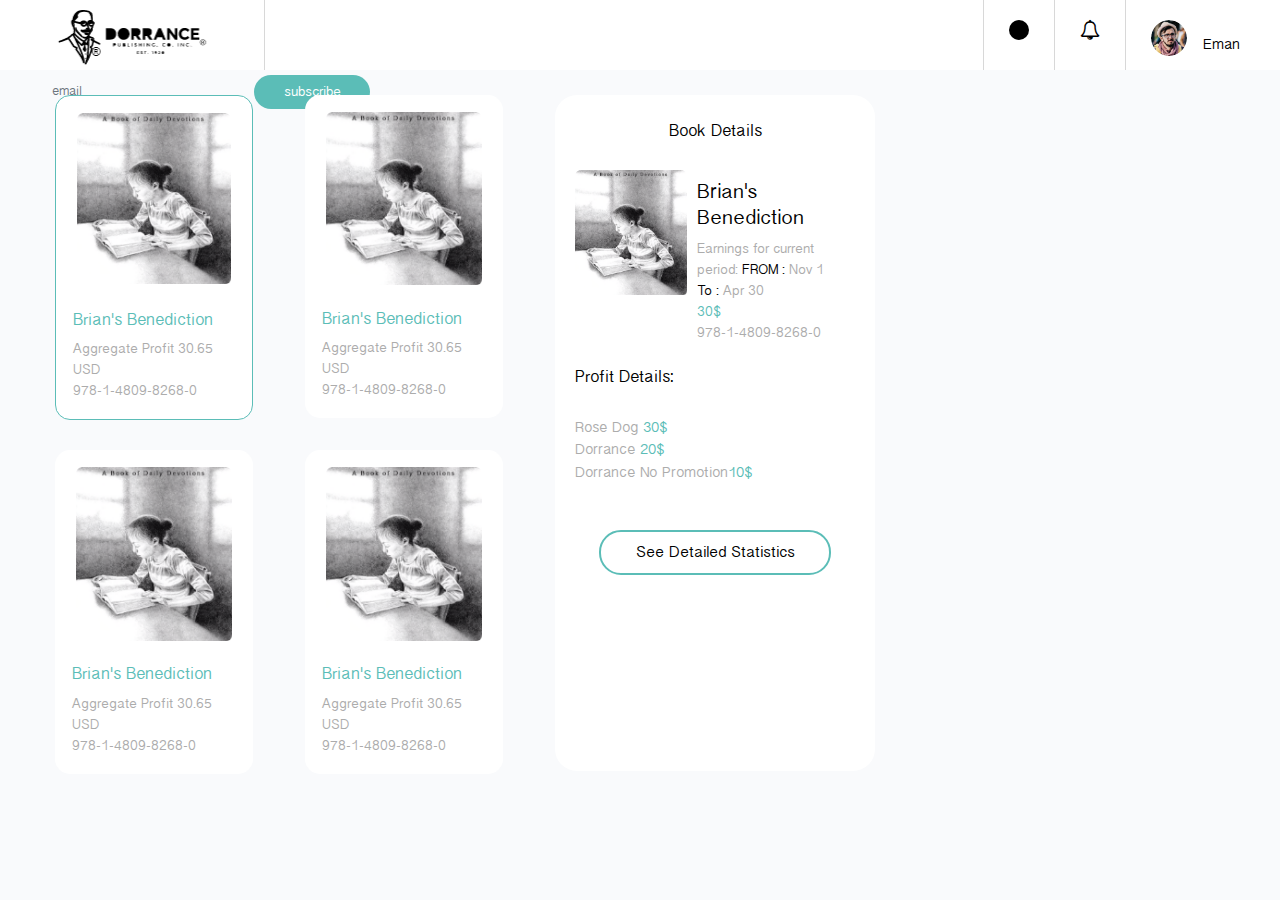
<file: bookDetails.html>
<html>

<head>
    <meta charset="utf-8">
    <meta name="viewport" content="width=device-width, initial-scale=1.0">
    <meta name="description" content="">
    <meta name="author" content="">
    <title>Dorrance </title>
    <link href="assets/css/bootstrap.min.css" rel="stylesheet">
    <link href="assets/css/font-awesome.min.css" rel="stylesheet">
    <link href='http://fonts.googleapis.com/css?family=Open+Sans:300,400,600,700' rel='stylesheet' type='text/css'>
    <link rel="shortcut icon" href="assets/images/logo.png">
    <link href="assets/css/style.css" rel="stylesheet">

</head>


<body id="homeBody">
    <header>
        <div class="container-fluid">
            <div class="row">
                <div class="col-lg-6 col-md-7 col-5">
                    <div class="leftSide">
                        <div class="homeLogo">
                            <a href="home.html"><img src="assets/images/blacklogo.png" alt=""></a>
                        </div>
                        <div class="subscribe  d-lg-inline-block  d-md-inline-block d-none">
                            <input type="email" class="form-control subscribeinput" placeholder="email">
                            <a href="#" class="subBtn btn"> subscribe</a>
                        </div>
                    </div>
                </div>
                <div class="col-lg-6 col-md-5 col-7">
                    <div class="clearfix">
                        <div class="rightSide">
                            <div class="fAQ">
                                <a href="#">
                                    <div class="blackCircle"></div>
                                </a>
                            </div>
                            <div class="notification">
                                <a href="#"><i class="fa fa-bell-o"></i></a>

                            </div>
                            <div class="personalInfo">
                                <div class="personaImg">
                                    <img src="assets/images/person.png" alt="">
                                </div>
                                <h5 class="personName">Eman</h5>
                            </div>
                            <div class="notifyDropDown dropDown clearfix">

                                <div class="notifyItemBox">
                                    <div class="Date">
                                        23Sep<br>
                                        2019
                                    </div>
                                    <div class="notifyDetails">
                                        <h6>OrderNumber: 122725</h6>
                                        <h4>Brian's Benediction</h4>
                                        <p>978-1-4809-0601-3</p>
                                        <p>Rose Dog</p>
                                    </div>
                                    <div class="price">
                                        <p>price</p>
                                        <p>40$</p>
                                    </div>
                                </div>
                                <div class="notifyItemBox">
                                    <div class="Date">
                                        23Sep<br>
                                        2019
                                    </div>
                                    <div class="notifyDetails">
                                        <h6>OrderNumber: 122725</h6>
                                        <h4>Brian's Benediction</h4>
                                        <p>978-1-4809-0601-3</p>
                                        <p>Rose Dog</p>
                                    </div>
                                    <div class="price">
                                        <p>price</p>
                                        <p>40$</p>
                                    </div>
                                </div>
                                <div class="notifyItemBox">
                                    <div class="Date">
                                        23Sep<br>
                                        2019
                                    </div>
                                    <div class="notifyDetails">
                                        <h6>OrderNumber: 122725</h6>
                                        <h4>Brian's Benediction</h4>
                                        <p>978-1-4809-0601-3</p>
                                        <p>Rose Dog</p>
                                    </div>
                                    <div class="price">
                                        <p>price</p>
                                        <p>40$</p>
                                    </div>
                                </div>
                                <div class="notifyItemBox">
                                    <div class="Date">
                                        23Sep<br>
                                        2019
                                    </div>
                                    <div class="notifyDetails">
                                        <h6>OrderNumber: 122725</h6>
                                        <h4>Brian's Benediction</h4>
                                        <p>978-1-4809-0601-3</p>
                                        <p>Rose Dog</p>
                                    </div>
                                    <div class="price">
                                        <p>price</p>
                                        <p>40$</p>
                                    </div>
                                </div>

                            </div>
                            <div class="FAQDropdown dropDown clearfix">
                                <h2>
                                    Frequently Asked Questions
                                </h2>
                                <div class="faqToggle clearfix">
                                    <a href="#">
                                        <h4>How to use the application <i class="fa fa-chevron-down float-right"></i>
                                        </h4>
                                    </a>
                                    <p>Lorem ipsum dolor sit amet consectetur adipisicing elit. Quisquam placeat minima
                                        nesciunt quos quia at iste, dolorum, perferendis consectetur quis voluptatibus
                                        saepe a molestias ipsa nihil fugiat rerum vitae magni!</p>

                                </div>
                                <div class="faqToggle clearfix">
                                    <a href="#">
                                        <h4>How to use the application <i class="fa fa-chevron-down float-right"></i>
                                        </h4>
                                    </a>
                                    <p>Lorem ipsum dolor sit amet consectetur adipisicing elit. Quisquam placeat minima
                                        nesciunt quos quia at iste, dolorum, perferendis consectetur quis voluptatibus
                                        saepe a molestias ipsa nihil fugiat rerum vitae magni!</p>

                                </div>
                                <div class="faqToggle clearfix">
                                    <a href="#">
                                        <h4>How to use the application <i class="fa fa-chevron-down float-right"></i>
                                        </h4>
                                    </a>
                                    <p>Lorem ipsum dolor sit amet consectetur adipisicing elit. Quisquam placeat minima
                                        nesciunt quos quia at iste, dolorum, perferendis consectetur quis voluptatibus
                                        saepe a molestias ipsa nihil fugiat rerum vitae magni!</p>

                                </div>
                                <div class="AskExpert">

                                    <form>
                                        <textarea class="form-control" placeholder=" Ask An Expert"></textarea>
                                    </form>
                                    <button class="btn confirmPass"> Send </button>

                                </div>


                            </div>
                            <div class="profileDropDown dropDown text-center">
                                <div class="profileDropDownImg">
                                    <img src="assets/images/pic.png" alt="">
                                </div>
                                <h2>user name</h2>
                                <span>eee@gmail.com</span>
                                <button class="btn confirmPass changePass" data-toggle="modal"   data-target="#changePassModal"> Change Passowrd
                                </button>
                                <a href="#" class="logout"> logout</a>

                            </div>
                        </div>
                    </div>
                </div>
                <div class="col-12  d-lg-none d-md-none d-block">
                    <div class="subscribe">
                        <input type="email" class="form-control subscribeinput" placeholder="email">
                        <a href="#" class="subBtn btn"> subscribe</a>
                    </div>
                </div>
            </div>
    </header>
    <section class="content bookDetailsSec">
        <div class="container-fluid">
            <div class="row">
                <div class="booksCont col-md-5 col-12">
                    <div class="row">
                        <div class="col-lg-6 col-md-12 col-12">
                            <div class="bookBox active">
                                <div class="bookImg">
                                    <img src="assets/images/book1.png" alt="">
                                </div>
                                <div class="bookDetails">
                                    <a href="#">
                                        <h6>Brian's Benediction</h6>
                                    </a>
                                    <p>Aggregate Profit 30.65 USD</p>
                                    <p> 978-1-4809-8268-0</p>
                                </div>


                            </div>
                        </div>
                        <div class="col-lg-6 col-md-12 col-12">
                            <div class="bookBox">
                                <div class="bookImg">
                                    <img src="assets/images/book1.png" alt="">
                                </div>
                                <div class="bookDetails">
                                    <a href="#">
                                        <h6>Brian's Benediction</h6>
                                    </a>
                                    <p>Aggregate Profit 30.65 USD</p>
                                    <p> 978-1-4809-8268-0</p>
                                </div>


                            </div>
                        </div>
                        <div class="col-lg-6 col-md-12 col-12">
                            <div class="bookBox">
                                <div class="bookImg">
                                    <img src="assets/images/book1.png" alt="">
                                </div>
                                <div class="bookDetails">
                                    <a href="#">
                                        <h6>Brian's Benediction</h6>
                                    </a>
                                    <p>Aggregate Profit 30.65 USD</p>
                                    <p> 978-1-4809-8268-0</p>
                                </div>


                            </div>
                        </div>
                        <div class="col-lg-6 col-md-12 col-12">
                            <div class="bookBox">
                                <div class="bookImg">
                                    <img src="assets/images/book1.png" alt="">
                                </div>
                                <div class="bookDetails">
                                    <a href="#">
                                        <h6>Brian's Benediction</h6>
                                    </a>
                                    <p>Aggregate Profit 30.65 USD</p>
                                    <p> 978-1-4809-8268-0</p>
                                </div>


                            </div>
                        </div>
                    </div>

                </div>
                <div class="col-md-7">
                    <div class="row">
                        <div class="col-lg-6 col-md-12 col-12">
                            <div class="bookDetailsBox">
                                <h6 class="text-center">Book Details</h6>
                                <div class="bookImg">
                                    <img src="assets/images/book1.png" alt="">
                                </div>
                                <div class="bookDetails">
                                    <a href="#">
                                        <h6>Brian's Benediction</h6>
                                    </a>
                                    <span>Earnings for current period:
                                    </span>
                                    <span><span>FROM : </span>Nov 1 <span>To :</span> Apr 30</span>
                                    <p>30$</p>
                                    <span>978-1-4809-8268-0</span>
                                </div>
                                <div class="clearfix"></div>
                                <div class="bookProfileDetails">
                                    <h6>Profit Details:
                                    </h6>
                                    <p>Rose Dog <span>30$</span></p>
                                    <p>Dorrance <span>20$</span></p>
                                    <p>Dorrance No Promotion<span>10$</span></p>
                                </div>
                                <button class="btn confirmPass bookDetailsBtn"> See Detailed Statistics </button>

                            </div>
                        </div>
                        <div class="col-lg-6 col-md-12 col-12">
                            <div class="bookDetailsBox StatisticsBox ">
                                <h6 class="text-center">Statistics</h6>
                                <div class="fromTo">From</div>
                                <div class="fromTo">To</div>

                                <div class="notifyItemBox StatisticsItem">
                                    <div class="Date">
                                        23Sep<br>
                                        2019
                                    </div>
                                    <div class="StatisticsDetails">
                                        <h6>Bought From</h6>
                                        <p>Rose Dog</p>
                                    </div>
                                    <div class="city">
                                        <p>city</p>
                                        <p>4</p>
                                    </div>
                                    <div class="price">
                                        <p>profit</p>
                                        <p>40$</p>
                                    </div>
                                </div>
                                <div class="notifyItemBox StatisticsItem">
                                    <div class="Date">
                                        23Sep<br>
                                        2019
                                    </div>
                                    <div class="StatisticsDetails">
                                        <h6>Bought From</h6>
                                        <p>Rose Dog</p>
                                    </div>
                                    <div class="city">
                                        <p>city</p>
                                        <p>4</p>
                                    </div>
                                    <div class="price">
                                        <p>profit</p>
                                        <p>40$</p>
                                    </div>
                                </div>
                                <div class="notifyItemBox StatisticsItem">
                                    <div class="Date">
                                        23Sep<br>
                                        2019
                                    </div>
                                    <div class="StatisticsDetails">
                                        <h6>Bought From</h6>
                                        <p>Rose Dog</p>
                                    </div>
                                    <div class="city">
                                        <p>city</p>
                                        <p>4</p>
                                    </div>
                                    <div class="price">
                                        <p>profit</p>
                                        <p>40$</p>
                                    </div>
                                </div>
                                <div class="notifyItemBox StatisticsItem">
                                    <div class="Date">
                                        23Sep<br>
                                        2019
                                    </div>
                                    <div class="StatisticsDetails">
                                        <h6>Bought From</h6>
                                        <p>Rose Dog</p>
                                    </div>
                                    <div class="city">
                                        <p>city</p>
                                        <p>4</p>
                                    </div>
                                    <div class="price">
                                        <p>profit</p>
                                        <p>40$</p>
                                    </div>
                                </div>
                                <div class="notifyItemBox StatisticsItem">
                                    <div class="Date">
                                        23Sep<br>
                                        2019
                                    </div>
                                    <div class="StatisticsDetails">
                                        <h6>Bought From</h6>
                                        <p>Rose Dog</p>
                                    </div>
                                    <div class="city">
                                        <p>city</p>
                                        <p>4</p>
                                    </div>
                                    <div class="price">
                                        <p>profit</p>
                                        <p>40$</p>
                                    </div>
                                </div>
                            </div>
                        </div>
                    </div>
                </div>
            </div>
        </div>
    </section>
    <div class="modal changePassModal" id="changePassModal" tabindex="-1" role="dialog">
        <div class="modal-dialog" role="document">
            <div class="modal-content">
                <h5 class="modal-title"> Update Password</h5>
                <p>To protect and maintain account <br>
                    security, please add a new password.</p>
                <button type="button" class="close" data-dismiss="modal" aria-label="Close">
                    <span aria-hidden="true">&times;</span>
                </button>
                <div class="modal-body">
                    <form action="">
                        <div class="form-group">
                            <input type="text" class="form-control" placeholder="New password">
                        </div>
                        <div class="form-group">
                            <input type="text" class="form-control" placeholder="Confirm password">
                        </div>
                        <button class="btn confirmPass"> OK </button>
                    </form>
                </div>
            </div>
        </div>
    </div>

    <script type="text/javascript" src="assets/js/jquery.js"></script>
    <script src="https://cdnjs.cloudflare.com/ajax/libs/popper.js/1.14.7/umd/popper.min.js"
        integrity="sha384-UO2eT0CpHqdSJQ6hJty5KVphtPhzWj9WO1clHTMGa3JDZwrnQq4sF86dIHNDz0W1"
        crossorigin="anonymous"></script>
    <script type="text/javascript" src="assets/js/bootstrap.min.js"></script>
    <script type="text/javascript" src="assets/js/main.js"></script>
    <script>
        function myFunction() {
            var x = document.getElementById("password");
            if (x.type == "text") {
                x.type = "password";
                $("#showHide").removeClass("fa-eye-slash");
                $("#showHide").addClass("fa-eye");
            }
            else {
                x.type = "text";
                $("#showHide").addClass("fa-eye-slash");
                $("#showHide").removeClass("fa-eye");
            }
        }
    </script>
</body>

</html>
</file>
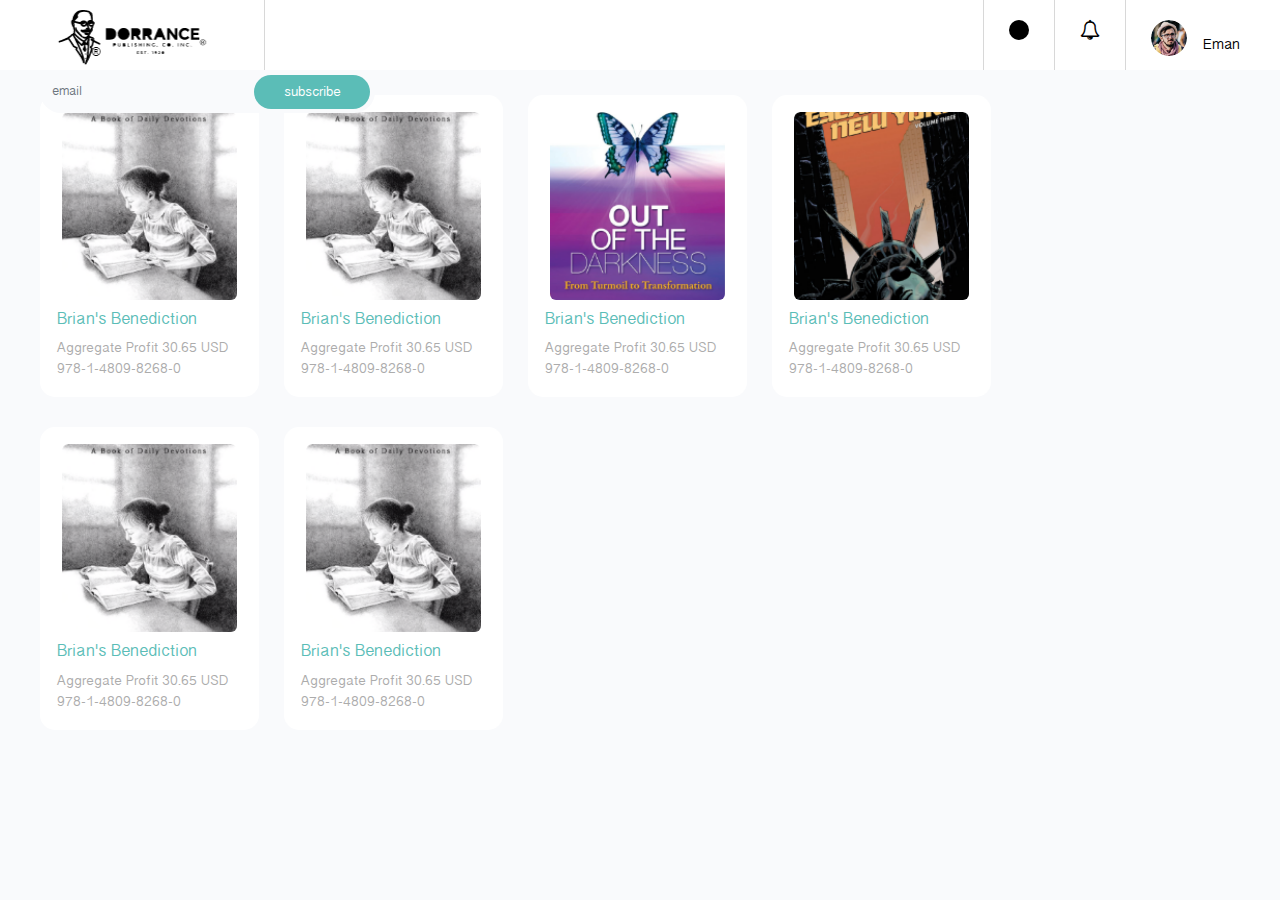
<file: home.html>
<html>

<head>
    <meta charset="utf-8">
    <meta name="viewport" content="width=device-width, initial-scale=1.0">
    <meta name="description" content="">
    <meta name="author" content="">
    <title>Dorrance </title>
    <link href="assets/css/bootstrap.min.css" rel="stylesheet">
    <link href="assets/css/font-awesome.min.css" rel="stylesheet">
    <link href='http://fonts.googleapis.com/css?family=Open+Sans:300,400,600,700' rel='stylesheet' type='text/css'>
    <link rel="shortcut icon" href="assets/images/logo.png">
    <link href="assets/css/style.css" rel="stylesheet">

</head>


<body id="homeBody">
    <header>
        <div class="container-fluid">
            <div class="row">
                <div class="col-lg-6 col-md-7 col-5">
                    <div class="leftSide">
                        <div class="homeLogo">
                            <a href="home.html"><img src="assets/images/blacklogo.png" alt=""></a>
                        </div>
                        <div class="subscribe  d-lg-inline-block  d-md-inline-block d-none">
                            <input type="email" class="form-control subscribeinput" placeholder="email">
                            <a href="#" class="subBtn btn"> subscribe</a>
                        </div>
                    </div>
                </div>
                <div class="col-lg-6 col-md-5 col-7">
                    <div class="clearfix">
                        <div class="rightSide">
                            <div class="fAQ">
                                <a href="#">
                                    <div class="blackCircle"></div>
                                </a>
                            </div>
                            <div class="notification">
                                <a href="#"><i class="fa fa-bell-o"></i></a>

                            </div>
                            <div class="personalInfo">
                                <div class="personaImg">
                                    <img src="assets/images/person.png" alt="">
                                </div>
                                <h5 class="personName">Eman</h5>
                            </div>
                            <div class="notifyDropDown dropDown clearfix">

                                <div class="notifyItemBox">
                                    <div class="Date">
                                        23Sep<br>
                                        2019
                                    </div>
                                    <div class="notifyDetails">
                                        <h6>OrderNumber: 122725</h6>
                                        <h4>Brian's Benediction</h4>
                                        <p>978-1-4809-0601-3</p>
                                        <p>Rose Dog</p>
                                    </div>
                                    <div class="price">
                                        <p>price</p>
                                        <p>40$</p>
                                    </div>
                                </div>
                                <div class="notifyItemBox">
                                    <div class="Date">
                                        23Sep<br>
                                        2019
                                    </div>
                                    <div class="notifyDetails">
                                        <h6>OrderNumber: 122725</h6>
                                        <h4>Brian's Benediction</h4>
                                        <p>978-1-4809-0601-3</p>
                                        <p>Rose Dog</p>
                                    </div>
                                    <div class="price">
                                        <p>price</p>
                                        <p>40$</p>
                                    </div>
                                </div>
                                <div class="notifyItemBox">
                                    <div class="Date">
                                        23Sep<br>
                                        2019
                                    </div>
                                    <div class="notifyDetails">
                                        <h6>OrderNumber: 122725</h6>
                                        <h4>Brian's Benediction</h4>
                                        <p>978-1-4809-0601-3</p>
                                        <p>Rose Dog</p>
                                    </div>
                                    <div class="price">
                                        <p>price</p>
                                        <p>40$</p>
                                    </div>
                                </div>
                                <div class="notifyItemBox">
                                    <div class="Date">
                                        23Sep<br>
                                        2019
                                    </div>
                                    <div class="notifyDetails">
                                        <h6>OrderNumber: 122725</h6>
                                        <h4>Brian's Benediction</h4>
                                        <p>978-1-4809-0601-3</p>
                                        <p>Rose Dog</p>
                                    </div>
                                    <div class="price">
                                        <p>price</p>
                                        <p>40$</p>
                                    </div>
                                </div>

                            </div>
                            <div class="FAQDropdown dropDown clearfix">
                                <h2>
                                    Frequently Asked Questions
                                </h2>
                                <div class="faqToggle clearfix">
                                    <a href="#">
                                        <h4>How to use the application <i class="fa fa-chevron-down float-right"></i>
                                        </h4>
                                    </a>
                                    <p>Lorem ipsum dolor sit amet consectetur adipisicing elit. Quisquam placeat minima
                                        nesciunt quos quia at iste, dolorum, perferendis consectetur quis voluptatibus
                                        saepe a molestias ipsa nihil fugiat rerum vitae magni!</p>

                                </div>
                                <div class="faqToggle clearfix">
                                    <a href="#">
                                        <h4>How to use the application <i class="fa fa-chevron-down float-right"></i>
                                        </h4>
                                    </a>
                                    <p>Lorem ipsum dolor sit amet consectetur adipisicing elit. Quisquam placeat minima
                                        nesciunt quos quia at iste, dolorum, perferendis consectetur quis voluptatibus
                                        saepe a molestias ipsa nihil fugiat rerum vitae magni!</p>

                                </div>
                                <div class="faqToggle clearfix">
                                    <a href="#">
                                        <h4>How to use the application <i class="fa fa-chevron-down float-right"></i>
                                        </h4>
                                    </a>
                                    <p>Lorem ipsum dolor sit amet consectetur adipisicing elit. Quisquam placeat minima
                                        nesciunt quos quia at iste, dolorum, perferendis consectetur quis voluptatibus
                                        saepe a molestias ipsa nihil fugiat rerum vitae magni!</p>

                                </div>
                                <div class="AskExpert">

                                    <form>
                                        <textarea class="form-control" placeholder=" Ask An Expert"></textarea>
                                    </form>
                                    <button class="btn confirmPass"> Send </button>

                                </div>


                            </div>
                            <div class="profileDropDown dropDown text-center">
                                <div class="profileDropDownImg">
                                    <img src="assets/images/pic.png" alt="">
                                </div>
                                <h2>user name</h2>
                                <span>eee@gmail.com</span>
                                <button class="btn confirmPass changePass" data-toggle="modal"
                                    data-target="#changePassModal"> Change Passowrd </button>
                                <a href="#" class="logout"> logout</a>

                            </div>
                        </div>
                    </div>
                </div>
                <div class="col-12  d-lg-none d-md-none d-block">
                    <div class="subscribe">
                        <input type="email" class="form-control subscribeinput" placeholder="email">
                        <a href="#" class="subBtn btn"> subscribe</a>
                    </div>
                </div>
            </div>
    </header>
    <section class="content">
        <div class="container-fluid">
            <div class="row">
                <div class="bookBox">
                    <div class="bookImg">
                        <img src="assets/images/book1.png" alt="">
                    </div>
                    <div class="bookDetails">
                        <a href="bookDetails.html">
                            <h6>Brian's Benediction</h6>
                        </a>
                        <p>Aggregate Profit 30.65 USD</p>
                        <p> 978-1-4809-8268-0</p>
                    </div>


                </div>
                <div class="bookBox">
                    <div class="bookImg">
                        <img src="assets/images/book1.png" alt="">
                    </div>
                    <div class="bookDetails">
                        <a href="#">
                            <h6>Brian's Benediction</h6>
                        </a>
                        <p>Aggregate Profit 30.65 USD</p>
                        <p> 978-1-4809-8268-0</p>
                    </div>


                </div>
                <div class="bookBox">
                    <div class="bookImg">
                        <img src="assets/images/book2.png" alt="">
                    </div>
                    <div class="bookDetails">
                        <a href="#">
                            <h6>Brian's Benediction</h6>
                        </a>
                        <p>Aggregate Profit 30.65 USD</p>
                        <p> 978-1-4809-8268-0</p>
                    </div>


                </div>
                <div class="bookBox">
                    <div class="bookImg">
                        <img src="assets/images/book3.png" alt="">
                    </div>
                    <div class="bookDetails">
                        <a href="#">
                            <h6>Brian's Benediction</h6>
                        </a>
                        <p>Aggregate Profit 30.65 USD</p>
                        <p> 978-1-4809-8268-0</p>
                    </div>


                </div>
                <div class="bookBox">
                    <div class="bookImg">
                        <img src="assets/images/book1.png" alt="">
                    </div>
                    <div class="bookDetails">
                        <a href="#">
                            <h6>Brian's Benediction</h6>
                        </a>
                        <p>Aggregate Profit 30.65 USD</p>
                        <p> 978-1-4809-8268-0</p>
                    </div>


                </div>
                <div class="bookBox">
                    <div class="bookImg">
                        <img src="assets/images/book1.png" alt="">
                    </div>
                    <div class="bookDetails">
                        <a href="#">
                            <h6>Brian's Benediction</h6>
                        </a>
                        <p>Aggregate Profit 30.65 USD</p>
                        <p> 978-1-4809-8268-0</p>
                    </div>
                </div>

            </div>
        </div>
    </section>
    <div class="modal changePassModal" id="changePassModal" tabindex="-1" role="dialog">
        <div class="modal-dialog" role="document">
            <div class="modal-content">
                <h5 class="modal-title"> Update Password</h5>
                <p>To protect and maintain account <br>
                    security, please add a new password.</p>
                <button type="button" class="close" data-dismiss="modal" aria-label="Close">
                    <span aria-hidden="true">&times;</span>
                </button>
                <div class="modal-body">
                    <form action="">
                        <div class="form-group">
                            <input type="text" class="form-control" placeholder="New password">
                        </div>
                        <div class="form-group">
                            <input type="text" class="form-control" placeholder="Confirm password">
                        </div>
                        <button class="btn confirmPass"> OK </button>
                    </form>
                </div>
            </div>
        </div>
    </div>

    <script type="text/javascript" src="assets/js/jquery.js"></script>
    <script src="https://cdnjs.cloudflare.com/ajax/libs/popper.js/1.14.7/umd/popper.min.js"
        integrity="sha384-UO2eT0CpHqdSJQ6hJty5KVphtPhzWj9WO1clHTMGa3JDZwrnQq4sF86dIHNDz0W1"
        crossorigin="anonymous"></script>
    <script type="text/javascript" src="assets/js/bootstrap.min.js"></script>
    <script type="text/javascript" src="assets/js/main.js"></script>
    <script>
        function myFunction() {
            var x = document.getElementById("password");
            if (x.type == "text") {
                x.type = "password";
                $("#showHide").removeClass("fa-eye-slash");
                $("#showHide").addClass("fa-eye");
            }
            else {
                x.type = "text";
                $("#showHide").addClass("fa-eye-slash");
                $("#showHide").removeClass("fa-eye");
            }
        }
    </script>
</body>

</html>
</file>
<file: assets/css/style.css>
@font-face{
    font-family: 'myanmar-sangam-mn';
    src: url('../fonts/myanmar-sangam-mn.ttf');
}
body{
    font-family: 'myanmar-sangam-mn';
    color:white;

}
a:hover{
    text-decoration: none;
}
#main{
    width:100%;
    height:100%;
    position: relative;
    padding-top:80px;
z-index: 2;
}
.overlay{
    background-image: url("../images/books.png");
    z-index: -1;
    position: absolute;
    width:100%;
    height:100%;
    top:0;
    left:0;
    opacity: .15;
    background-repeat: no-repeat;
    background-size: cover;
}
#main:before{
    background-color:#000;
    content: "";
    position: absolute;
    width:100%;
    height:100%;
    z-index:-1;
    top:0;
    left:0;

}
img{
    width:100%;
}
.whiteFooter{
    content: "";
    position: absolute;
    width:100%;
    z-index:0;
    left:0;  
    bottom:0;
    right:0;
}
.logo{
    width:160px;
    margin-bottom:50px;
}
.mainHero h1{
    font-size:37px;
}
.mobileImg{
width:100%;
}
.signBtn{
background-color:white;
border-radius: 25px;
display: block;
margin-top:42px;
text-align: center;
cursor: pointer;
width:150px;
height:49px;
vertical-align: middle;
}
.signForm{
    width:100%;
    background-color: white;
    border-radius: 8px;
    padding:28px;
    box-shadow:0 1px 4px rgba(0,0,0,.2)
}
.signForm h2{
    font-size:30px;
    color:black
}
.signForm span{
    font-size:14px;
    color:#A1A1A1;
}
.signInfoForm{

width:100%}
.signInfoForm  .form-group{
    margin-top:20px;
    position: relative;
}
.signInfoForm label{
    font-size:14px;
    margin:0;
    color:black;
}
.signInfoForm .form-control,.subscribeinput{
border:1px solid #EBEBEB;
width:100%;
border-radius: 4px;
border-left:2px solid #5BBDB7;
-webkit-touch-callout: none;
-webkit-user-select: none;
-khtml-user-select: none;
-moz-user-select: none;
-ms-user-select: none;
user-select: none;
color:#BDBDBD;
font-size:13px;
height:45px;

}
.form-control:focus,textarea:focus{
    box-shadow: 0 0 0 0.2rem rgba(91, 189, 183,.25);  
    border:0 !important;  
}
button:focus{
    box-shadow: 0 0 0 0.2rem rgba(91, 189, 183,.25);    

}
.signInfoForm .form-control::placeholder{
    font-size:13px;
    color:#BDBDBD;
}
.form-group i{
position: absolute;
right: 7%;
color: #BEBEBE;
cursor: pointer;
top: 48%;
}
.signFormBtn{
    width:100%;
    text-align: center;
    color:white;
    border-radius: 4px;
    background-color: #5BBDB7;
    margin:0 auto;
    margin-top:28px;
    font-size:15px;
    height:45px;

}
.forgetPassword{
    font-size:14px;
    color:black;
    text-align: center;
    display: block;
    margin-top:22px;
}
.signFormBtn:hover{
box-shadow: 1px 1px 8px 2px rgba(0,0,0,.2);
   transition: all .5s;;
   color:white;
}
header{
    background-color:white;
    height: 70px;
    position: relative;
}
.homeLogo{
    width:250px;
    border-right: 1px solid #D8D8D8;
    display: inline-block;
}
.subscribe{
    margin-left:25px;
    width:335px;
    position: relative;
    display: inline-block;
}
.subscribeinput{
    width:100%;
    background-color:#F9FAFC;
    border-radius: 21px;
    height:43px;
    border:0;
}
.subBtn {
    background-color: #5BBDB7;
    border-radius: 25px;
    position: absolute;
    right:5px;
    top:5px;
    height:34px;
    width:116px;
    text-align: center;
    color:white;
    font-size: 14px;
}
.subBtn:hover{
    color:white;
}
.blackCircle{
    width:20px;
    height:20px;
    border-radius: 50%;
    background-color: black;
    margin:0 auto;
  }

  .rightSide{
    float:right
  }
.fAQ,.notification,.personalInfo{
    border-left: 1px solid #D8D8D8 ;
    display: inline-block;
    padding:0 25px;
    padding-top:7%;
    height:70px;
float: left;
}
    .notification i{
        color:black;
        font-size:20px;
    }
#homeBody{
    background-color: #F9FAFC;
    color:black

}
.content{
    background-color: #F9FAFC;
padding:25px  40px;
}
.personalInfo{
    cursor: pointer;
    display: table;
}
.personaImg{
width: 36px;
height:36px;
border-radius: 50%;
overflow:hidden;
margin-right:16px;
display: inline-block;}
.personName{
    display: inline-block;
    font-size:15px;
    color:black;
    display: table-cell;
    vertical-align: middle;
}
.bookBox{
    width:219px;
    padding:17px;
    background-color: white;
    border-radius: 15px;;
    display: inline-block;
    margin-right:25px;
    margin-bottom: 30px;
    cursor: pointer;
    transition: all .5s;
}
.bookBox.active{
    border:1px solid #5BBDB7;
}
.bookBox:hover{
    box-shadow:0 1px 6px rgba(0,0,0,.2);
    transition: all .5s;
}

.bookImg{
    width:95%;
    margin:0 auto;
    height:188px;
    overflow: hidden;
    border-radius: 6px;
}
.bookDetails{
    margin-top:10px;
}
.bookDetails h6{
color:#5BBDB7;
font-size: 17px;
}
.bookDetails p{
    font-size: 14px;
    color:#ACACAC;
    margin:0;
}

.confirmPass{
    background-color:white;
    color:black;
    border:2px solid #5BBDB7;
    text-align: center;
    width:156px;
    height:45px;
    display: block;
    border-radius: 22px;
    margin:0 auto;
    margin-top: 25px;;
    transition: .5s all;
}
.confirmPass:hover{
background-color: #5BBDB7;
color:white;
transition: .5s all;
}

.changePassModal .modal-dialog {
    width:432px;

}
.changePassModal  .modal-content{
    padding:0;
}
.changePassModal .modal-content{
    width:100%;
    padding:45px 25px;
    text-align: center;
    border:0;
    border-radius: 25px;
    position: relative;
}
.changePassModal h5{
font-size:19px ;
color:black;
margin-bottom:10px;
}
.changePassModal p{
    font-size:15px;
    color:black;
    display: block;
    margin-bottom: 0rem;
}

.changePassModal .modal-body .form-group{
    margin-top:25px;
}
.changePassModal .modal-body .form-control{
    border:0;
    border-bottom: 1px solid #E2E2E2;
    border-radius: 0;
}

.changePassModal .modal-body .form-control::placeholder{
    font-size: 12px;
    color:#BDBDBD;
}
.changePassModal .close{
    position: absolute;
    right:10%;
    top:10%;
}
.notifyDropDown,.FAQDropdown,.profileDropDown{
    width:370px;
    height:auto;
    background-color: white;
    padding:30px 18px;
    position: absolute;
    right:1%;
    top: 118%;
        box-shadow: 0 12px 14px rgba(0,0,0,.1);
    border-radius: 10px;
    display: none;
    z-index: 6666666;
}
.notifyDropDown:before,.FAQDropdown:before,.profileDropDown:before{
    content: "";
    position: absolute;
    margin-top:-6px;
    margin-left:-5px;
    border-left: 12px solid transparent;
    border-right: 12px solid transparent;
    border-bottom: 12px solid white;
    right: 45%;
    top: -1%;
}

.FAQDropdown:before{
    right: 65% 
}
.profileDropDown:before{
    right: 25% 
}
.notifyItemBox{
    background-color:#F9FAFC;
    width:100%;
    border-radius: 15px;
    margin-bottom:10px;
    padding:20px 15px;

}
.Date,.notifyDetails,.price,.city,.StatisticsDetails{
    width:13%;
    display: inline-block;
    margin-right:30px;
    font-size: 14px;
    color:black;
    vertical-align: middle;
}
.notifyDetails{
    width:50%;
}
.notifyDetails h6{
    color:#5BBDB7;
    margin:0;

}
.notifyDetails h4{
    font-size:15px;
    margin:0;

}
.notifyDetails p,.price p{
font-size: 13px;
color:#ACACAC;
margin:0;
}
.price{
    margin-right:0;
    text-align: rightF ;
}
.price p{
    font-size: 14px;;
}
.FAQDropdown h2{
    font-size:15px;
}
.faqToggle a h4,.faqToggle p{
    font-size:13px;
    color:#BDBDBD;
}
.faqToggle {
    padding-bottom:10px;
    border-bottom: 1px solid #BDBDBD;
    margin-top:20px;
}
.faqToggle p{
    display: none;

}
.AskExpert{
    background-color: #F9FAFC;
    width:100%;
    border-radius: 14px;
    padding:22px;
    margin-top:17px;
}
textarea::placeholder{
    font-size: 17px;
    color:#919191;
}
.AskExpert textarea{
    border:0;
    width:100%;
    height:100px;
    background-color: transparent;
    resize: none;
}
.profileDropDown .profileDropDownImg{
    width:186px;
    height:186px;
    border-radius: 50%;
    margin:0 auto;
    margin-bottom:30px;
    overflow: hidden;
}
.profileDropDown h2{
    font-size:25px;
    margin-bottom:0;
}
.profileDropDown span{
    font-size: 15px;
    color:#8D8D8D;
}
.changePass{
    margin-bottom: 60px;
    width:177px;
    font-size: 16px;;
}
.logout{
    font-size:16px;
    color:#5BBDB7
}
.booksCont{
    width:45%;
    display: inline-block;
    float: left;
}
.bookDetailsBox{
    width:100%;
        background-color:white;
    border-radius: 22px;
    padding:27px 20px;
    height:676px;

}
.bookDetailsBox .bookImg,.bookDetailsBox .bookDetails{
    display: inline-block;
    width:40%;
    float: left;
}
.bookDetailsBox .bookDetails{
    margin-left:10px;
    width:49%;
}
.bookDetailsBox .bookDetails h6{
    font-size:21px;
    color:black;
    margin-bottom:8px;
}
.bookDetails span{
    font-size: 14px;
    color:#ACACAC;
}
.bookDetails span span{
    color:black
}
.bookDetailsBox .bookDetails p{
    color:#5BBDB7;
}
.bookProfileDetails h6{
    color:black;
    font-size:15px;
}
.bookProfileDetails{
    margin-top:10px;
}
.bookProfileDetails p{
    font-size:15px;
    color:#ACACAC;
    margin:0;
}
.bookProfileDetails p span{
    color:#5BBDB7
}
.bookDetailsBtn{
    width:232px;
    margin-top:46px;
}
.booksCont .bookBox{
    margin-right:0;
    width:90%;
}
.bookDetailsBox h6{
    font-size:17px;
    margin-bottom:28px;
}
.StatisticsBox{
    display: none;
}

.fromTo{
    width:48%;
    background-color: #F9FAFC;
    font-size:14px;
    color:#8D8D8D;
    border-radius: 14px;
    height:40px;
    padding:10px;
    display: inline-block;
}
.StatisticsItem{
    margin-top:15px;
   
    
}
.StatisticsDetails{
    width:35%;
}
.StatisticsDetails h6{
    font-size:17px;
    color:#5BBDB7;
    margin-bottom: 0;
}
.StatisticsItem p{
    font-size:14px;
    color:#ACACAC;
    margin:0;
}
.StatisticsBox .date,.StatisticsBox .price,.StatisticsBox .city{
    width:16%;
    margin-right:0;
}

@media(min-width:320px) and (max-width:767px){
    header{
        height: auto;
    }
    .homeLogo{
        width:100%;
    }
    .changePassModal .modal-dialog{
        width:100%;
    }
    .logo{
        margin:10px auto
    }
    .mainHero{
        text-align: center;
    }
    .signForm{
        margin-top:20px;
    }
    .signBtn{
        margin:20px auto
    }
    .mobileImg{
        display: none;
    }
    .rightSide{
        float: none;
    }
    .bookBox {
        margin:0px auto;
        margin-bottom: 30px;
        width:100%;
    }
    .notifyDropDown:before,.FAQDropdown:before,.profileDropDown:before{
        display: none;
    }
    .notifyDropDown,.FAQDropdown,.profileDropDown{
        
    width:320px;}
    .fAQ,.notification,.personalInfo{
        padding:10px;
        border-left:0;
        height:auto
    }
    .personaImg {
        width: 18px;
        height: 18px;
        margin-right: 11px;}
        .notification i {
            color: black;
            font-size: 14px;
        }
        .blackCircle{
            width:14px;
            height:14px;
        }
        .subscribe {
            width: 95%;
            margin:0 auto;
            margin-top:10px;
            margin-bottom:10px;
        }
.bookDetailsBox{
 
width:100%;
margin-bottom:20px;
}
.content{
padding:10px;
}
.bookDetailsBox .bookImg, .bookDetailsBox .bookDetails{
    width:100%;
    display: block;
    margin-bottom:20px;
}

.booksCont .bookBox{
    width:100%;
}
.StatisticsDetails h6{
    font-size:14px;
}
.StatisticsBox .date, .StatisticsBox .price, .StatisticsBox .city{
    width:17%;
}
.StatisticsDetails{
    width:41%;
    margin-right:0;
}

.Date{
    font-size:12px;
}
.StatisticsItem p{
    font-size: 13px;;
}
.StatisticsBox {
    padding:10px;
}
.notifyItemBox{
    padding:20px 10px;
}
}

@media(min-width:768px) and (max-width:1200px){
    .homeLogo{
        width:38%;
    }
    .subscribe{
width:60%;
        margin-left: 0;;
    }
    .StatisticsBox {
        margin-top:20px;
    }

}
</file>
